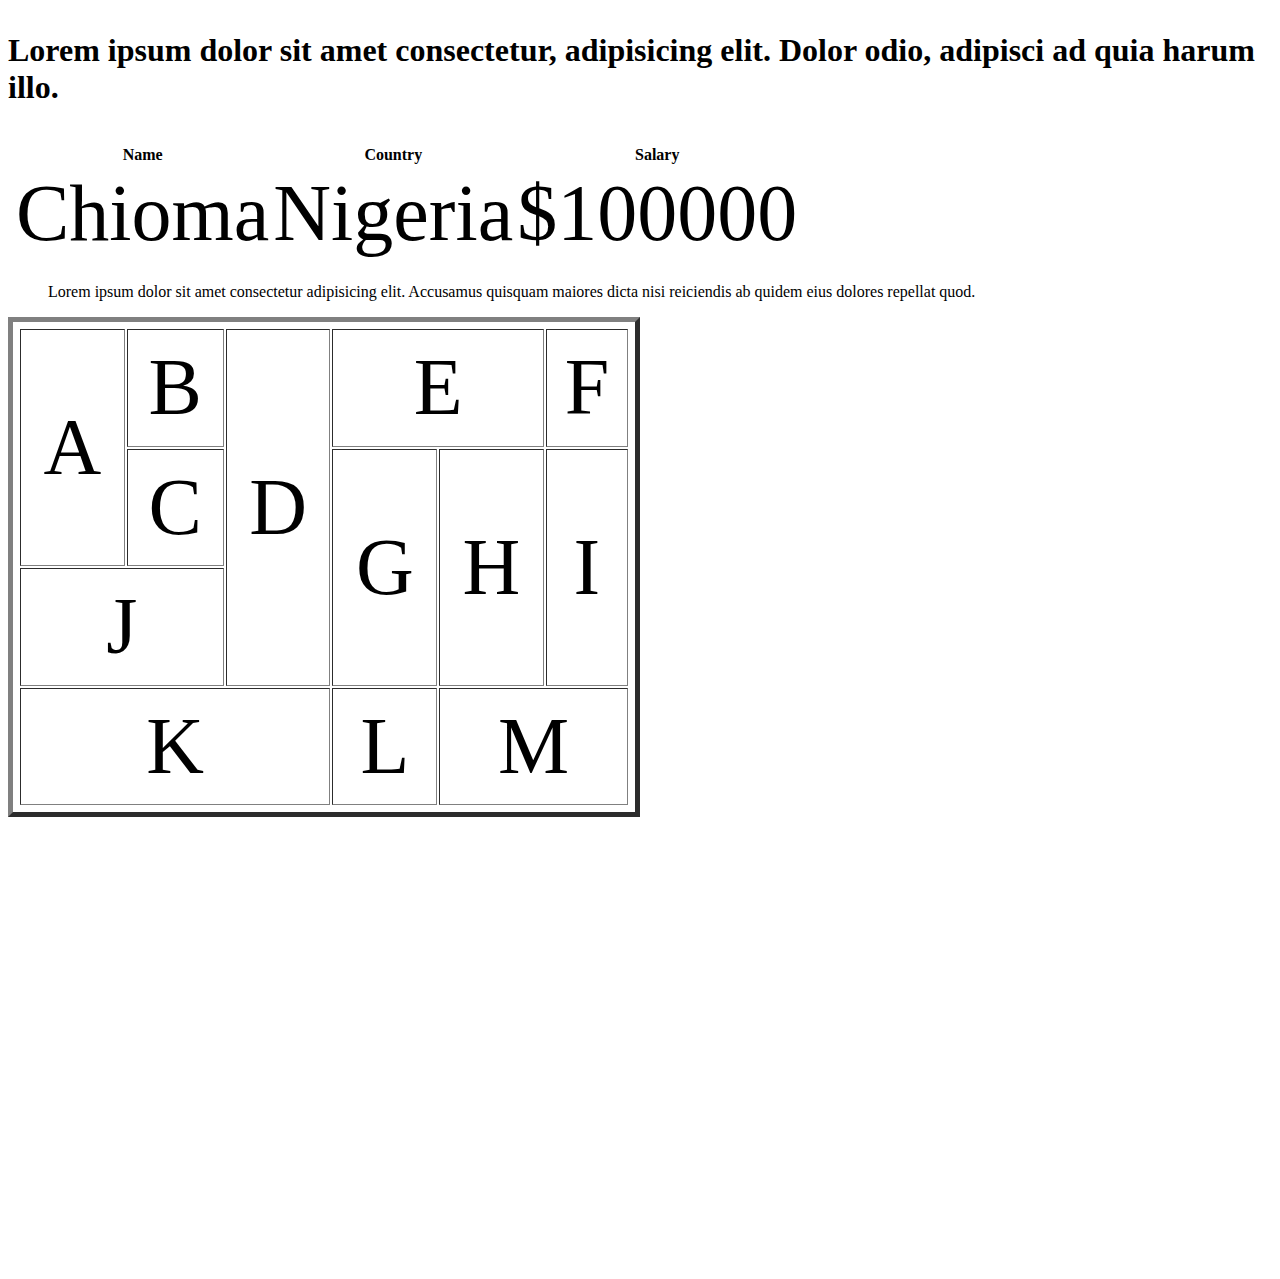
<file: index.html>
<!DOCTYPE html>
<html lang="en">
<head>
    <meta charset="UTF-8">
    <meta http-equiv="X-UA-Compatible" content="IE=edge">
    <meta name="viewport" content="width=device-width, initial-scale=1.0">
    <title>Oma's website</title>
</head>
<style>
    table tr td{
        text-align: center;
        font-size: 5rem;
    }
    table{
        padding: 5px;
    }
</style>
<body>
    <h1>
        <p class="par1">Lorem ipsum dolor sit amet consectetur, adipisicing elit. Dolor odio, adipisci ad quia harum illo.</p>
        <p></p>
    </h1>
    <h2></h2>
    <h3></h3>
    <h4></h4>
    <h5></h5>
    <h6></h6>
    <table>
        <tr>
            <th>Name</th>
            <th>Country</th>
            <th>Salary</th>
        </tr>
        <tr>
            <td>Chioma</td>
            <td>Nigeria</td>
            <td>$100000</td>
        </tr>
    </table>
    <blockquote>Lorem ipsum dolor sit amet consectetur adipisicing elit. Accusamus quisquam maiores dicta nisi reiciendis ab quidem eius dolores repellat quod.</blockquote>
    <table border="5px solid transparent" width="50%" height="500px">
        <tr>
           <td rowspan="2">A</td>
           <td>B</td>
           <td rowspan="3">D</td>
           <td colspan="2">E</td>
           <!-- <td></td> -->
           <td>F</td>
           
        </tr>
        <tr>
           <!-- <td></td> -->
           <td>C</td>
           <!-- <td></td> -->
           <td rowspan="2">G</td>
           <td rowspan="2">H</td>
           <td rowspan="2">I</td>
          
         
        </tr>
        <tr>
           <td colspan="2">J</td>
           <!-- <td></td> -->
           <!-- <td></td> -->
           <!-- <td></td> -->
           <!-- <td></td> -->
           <!-- <td></td> -->
          
        </tr>
        <tr>
           <td colspan="3">K</td>
           <!-- <td></td> -->
           <!-- <td></td> -->
           <td>L</td>
           <td colspan="2">M</td>
           <!-- <td></td> -->
          
        </tr>
        
    </table>
    <iframe src="https://www.google.com/maps/embed?pb=!1m26!1m12!1m3!1d7929.6345621096425!2d7.487420485198788!3d6.417518719015431!2m3!1f0!2f0!3f0!3m2!1i1024!2i768!4f13.1!4m11!3e6!4m3!3m2!1d6.4048454999999995!2d7.490041799999999!4m5!1s0x1044a164ddaabdd7%3A0x15205a092b91068c!2scidjap!3m2!1d6.4311288!2d7.4928826!5e0!3m2!1sen!2sng!4v1660301980289!5m2!1sen!2sng" width="600" height="450" style="border:0;" allowfullscreen="" loading="lazy" referrerpolicy="no-referrer-when-downgrade"></iframe>
    
</body>
</html>
</file>
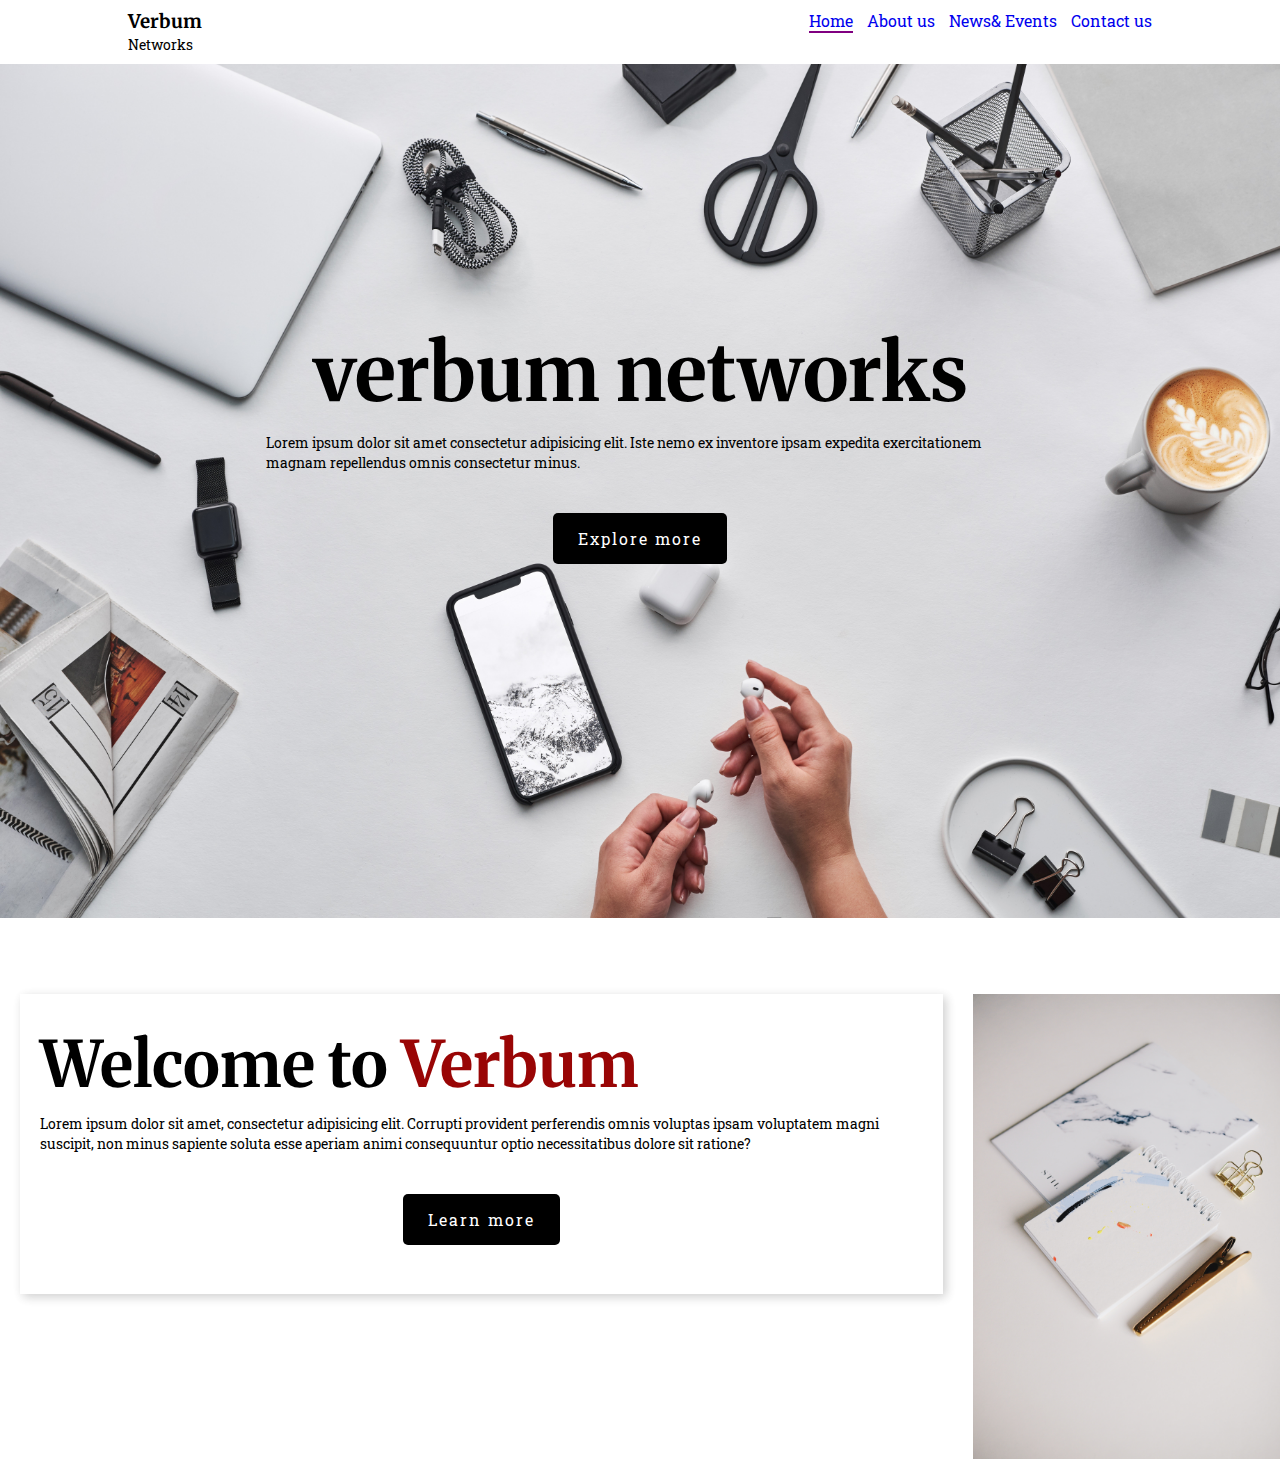
<file: second-assignment/index.html>
<!DOCTYPE html>
<html lang="en">
<head>
    <meta charset="UTF-8">
    <meta http-equiv="X-UA-Compatible" content="IE=edge">
    <meta name="viewport" content="width=device-width, initial-scale=1.0">
    <title>Document</title>
    <link rel="stylesheet" href="../css/style.css">
</head>
<body>
    <header>
        <div class="columns">
            <div class="logo"><h3>Verbum</h3>
                <span>Networks</span>
            </div>
            <nav>
                <a href="./index.html" class="active">Home</a>
                <a href="./about.html">About us</a>
                <a href="./news.html">News& Events</a>
                <a href="./contact.html">Contact us</a>
            </nav>
            <div class="nav-mobile">
                <label for="mycb">|||</label>
                <input type="checkbox" id="mycb">
                <nav>
                    <a href="./index.html" class="active">Home</a>
                    <a href="./about.html">About us</a>
                    <a href="./news.html">News& Events</a>
                    <a href="./contact.html">Contact us</a> 
                </nav>
            </div>
            
        </div>
    </header>
    <section class="intro">
        <div class="img-container">
            <img src="../images/computer.jpg" alt="">
        </div>
        <div class="mobile-pics">
            <img src="../images/mobi.jpg" alt="">
        </div>
        <div class="content">
            <h1>verbum  networks</h1>
            <p>Lorem ipsum dolor sit amet consectetur adipisicing elit. Iste nemo ex inventore ipsam expedita exercitationem magnam repellendus omnis consectetur minus.</p>
            <div>
                <a href="" class="btn">Explore more</a>
            </div> 
        </div>
    </section>
    <section class="welcome">
        <div class="welcome-text">
            <h1>Welcome to <span>Verbum</span></h1>
            <p>Lorem ipsum dolor sit amet, consectetur adipisicing elit. Corrupti provident perferendis omnis voluptas ipsam voluptatem magni suscipit, non minus sapiente soluta esse aperiam animi consequuntur optio necessitatibus dolore sit ratione?</p>
            <div>
                <a href="" class="btn">Learn more</a>
            </div>
            
        </div>
        <div>
            <img src="../images/verbum.jpg" alt="">
        </div>
    </section>
</body>
</html>
</file>
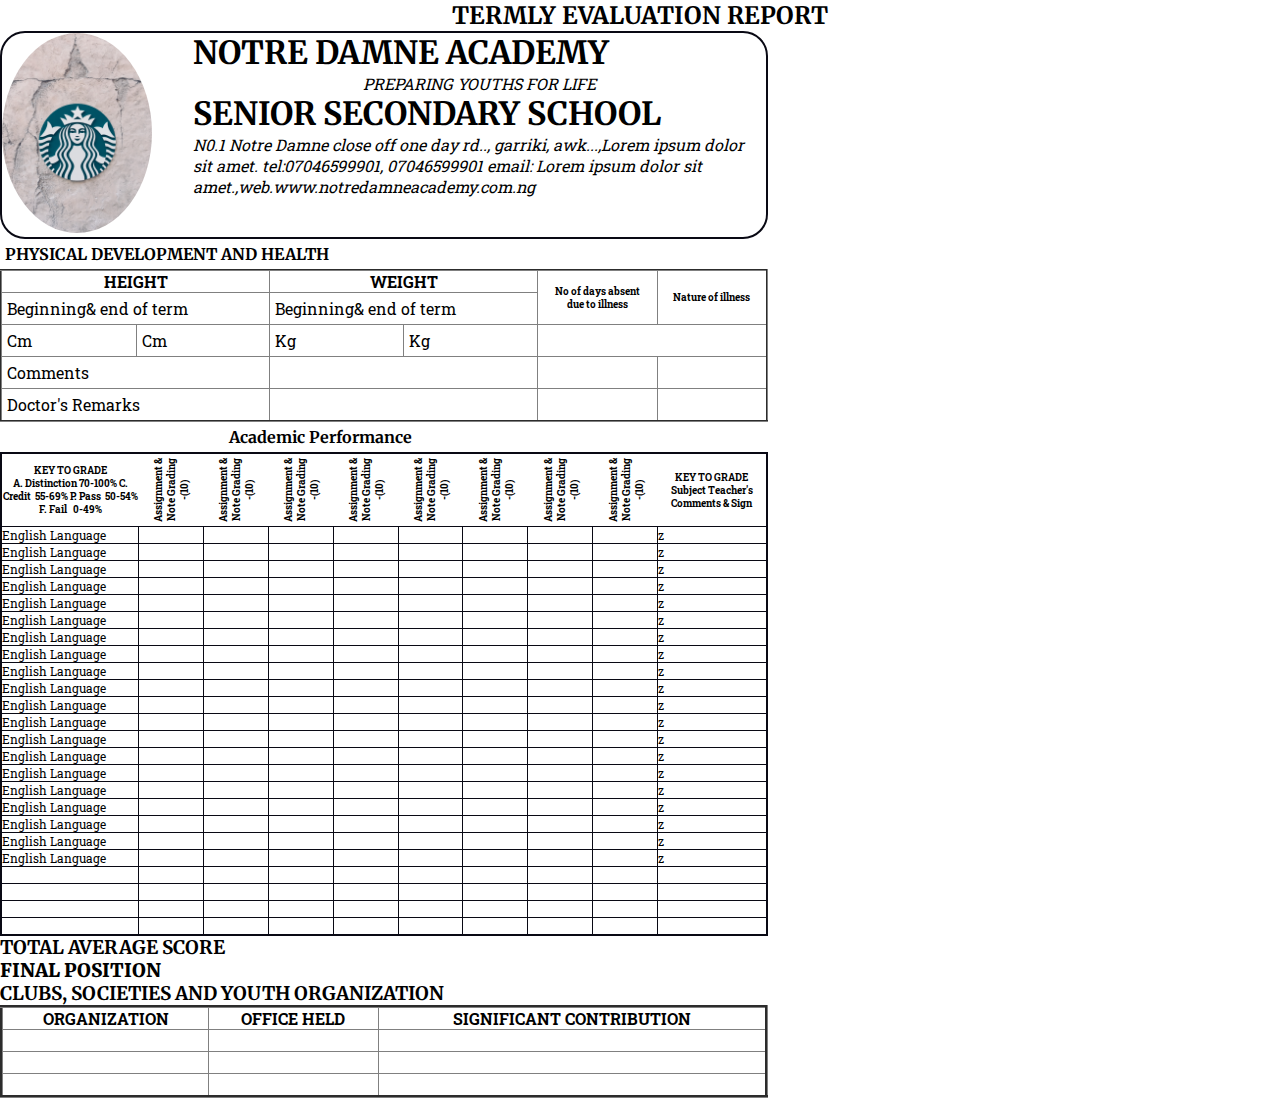
<file: third-assignment/index.html>
<!DOCTYPE html>
<html lang="en">
<head>
    <meta charset="UTF-8">
    <meta http-equiv="X-UA-Compatible" content="IE=edge">
    <meta name="viewport" content="width=device-width, initial-scale=1.0">
    <title>Table assignment</title>
    <link rel="stylesheet" href="./third-assignment.css">
</head>
<body>
    <h2 class="center">TERMLY EVALUATION REPORT</h2>
    <div class="notre">
        <div class="img-container">
            <img src="./img/logo.jpg" alt="">
        </div>
        <div class="text">
            <h1>NOTRE DAMNE ACADEMY</h1>
            <p class="center"> <i>PREPARING YOUTHS FOR LIFE</i></p>
            <h1>SENIOR SECONDARY SCHOOL</h1>
            <address>N0.1 Notre Damne close off one day rd..,
                garriki, awk...,Lorem ipsum dolor sit amet.
                tel:07046599901, 07046599901
                email: Lorem ipsum dolor sit amet.,web.www.notredamneacademy.com.ng
            </address>
        </div>
    </div>
    <h2 style="padding: 5px; font-size: 1rem;" >PHYSICAL DEVELOPMENT AND HEALTH</h2>
    <table class="table-1" border="2px" border-radius="5px" >
        <tr>
            <th colspan="2">HEIGHT</th>
            <th colspan="2">WEIGHT</th>
            <th rowspan="2" colspan="2" style="font-size: 10px;">No of days absent <br> due to illness</th>
            <th rowspan="2" colspan="2"  style="font-size: 10px;">Nature of illness</th>
        </tr>
        <tr>
            <td colspan="2">Beginning& end of term</td>
            <td colspan="2">Beginning& end of term</td>
        </tr>
        <tr>
            <td>Cm</td>
            <td>Cm</td>
            <td>Kg</td>
            <td>Kg</td>
            
        </tr>
        <tr>
            <td colspan="2">Comments</td>
            <td colspan="2"></td>
            <td colspan="2"></td>
            <td colspan="2"></td>
            
        </tr>
        <tr>
            <td colspan="2">Doctor's Remarks</td>
            <td colspan="2"></td>
            <td colspan="2"></td>
            <td colspan="2"></td>
            
        </tr>
    </table>
    <h2 class='center'style="padding: 5px; font-size: 1rem; width: 50%;" >Academic Performance</h2>
    <table class="table-2" >
        <thead>
            <th colspan="4" rowspan="4">KEY TO GRADE 
                <ul>
                    <ol>
                        A. Distinction 70-100% 
                        C. Credit &nbsp;55-69% 
                        P. Pass &nbsp;50-54% 
                        F. Fail &nbsp; 0-49% 
                    </ol>
                </ul>
                   
            </th>
            <th class="rotate">
                Assignment & <br>
                Note Grading -(10)
            </th>
            <th class="rotate">
                Assignment & <br>
                Note Grading -(10)
            </th>
            <th class="rotate">
                Assignment & <br>
                Note Grading -(10)
            </th>
            <th class="rotate">
                Assignment & <br>
                Note Grading -(10)
            </th>
            <th class="rotate">
                Assignment & <br>
                Note Grading -(10)
            </th>
            <th class="rotate">
                Assignment & <br>
                Note Grading -(10)
            </th>
            <th class="rotate">
                Assignment & <br>
                Note Grading -(10)
            </th>
            <th class="rotate">
                Assignment & <br>
                Note Grading -(10)
            </th>
            <th colspan="4" rowspan="4">KEY TO GRADE 
                Subject Teacher's Comments & Sign
            </th>
        </thead>
        <tr>
            <td colspan="4">English Language</td>
            <td></td>
            <td></td>
            <td></td>
            <td></td>
            <td></td>
            <td></td>
            <td></td>
            <td></td>
            <td colspan="4">z</td>
        </tr>
       
        <tr>
            <td colspan="4">English Language</td>
            <td></td>
            <td></td>
            <td></td>
            <td></td>
            <td></td>
            <td></td>
            <td></td>
            <td></td>
            <td colspan="4">z</td>
        </tr>
       
        <tr>
            <td colspan="4">English Language</td>
            <td></td>
            <td></td>
            <td></td>
            <td></td>
            <td></td>
            <td></td>
            <td></td>
            <td></td>
            <td colspan="4">z</td>
        </tr>
       
        <tr>
            <td colspan="4">English Language</td>
            <td></td>
            <td></td>
            <td></td>
            <td></td>
            <td></td>
            <td></td>
            <td></td>
            <td></td>
            <td colspan="4">z</td>
        </tr>
       
        <tr>
            <td colspan="4">English Language</td>
            <td></td>
            <td></td>
            <td></td>
            <td></td>
            <td></td>
            <td></td>
            <td></td>
            <td></td>
            <td colspan="4">z</td>
        </tr>
       
        <tr>
            <td colspan="4">English Language</td>
            <td></td>
            <td></td>
            <td></td>
            <td></td>
            <td></td>
            <td></td>
            <td></td>
            <td></td>
            <td colspan="4">z</td>
        </tr>
       
        <tr>
            <td colspan="4">English Language</td>
            <td></td>
            <td></td>
            <td></td>
            <td></td>
            <td></td>
            <td></td>
            <td></td>
            <td></td>
            <td colspan="4">z</td>
        </tr>
       
        <tr>
            <td colspan="4">English Language</td>
            <td></td>
            <td></td>
            <td></td>
            <td></td>
            <td></td>
            <td></td>
            <td></td>
            <td></td>
            <td colspan="4">z</td>
        </tr>
       
        <tr>
            <td colspan="4">English Language</td>
            <td></td>
            <td></td>
            <td></td>
            <td></td>
            <td></td>
            <td></td>
            <td></td>
            <td></td>
            <td colspan="4">z</td>
        </tr>
       
        <tr>
            <td colspan="4">English Language</td>
            <td></td>
            <td></td>
            <td></td>
            <td></td>
            <td></td>
            <td></td>
            <td></td>
            <td></td>
            <td colspan="4">z</td>
        </tr>
       
        <tr>
            <td colspan="4">English Language</td>
            <td></td>
            <td></td>
            <td></td>
            <td></td>
            <td></td>
            <td></td>
            <td></td>
            <td></td>
            <td colspan="4">z</td>
        </tr>
       
        <tr>
            <td colspan="4">English Language</td>
            <td></td>
            <td></td>
            <td></td>
            <td></td>
            <td></td>
            <td></td>
            <td></td>
            <td></td>
            <td colspan="4">z</td>
        </tr>
       
        <tr>
            <td colspan="4">English Language</td>
            <td></td>
            <td></td>
            <td></td>
            <td></td>
            <td></td>
            <td></td>
            <td></td>
            <td></td>
            <td colspan="4">z</td>
        </tr>
       
        <tr>
            <td colspan="4">English Language</td>
            <td></td>
            <td></td>
            <td></td>
            <td></td>
            <td></td>
            <td></td>
            <td></td>
            <td></td>
            <td colspan="4">z</td>
        </tr>
       
        <tr>
            <td colspan="4">English Language</td>
            <td></td>
            <td></td>
            <td></td>
            <td></td>
            <td></td>
            <td></td>
            <td></td>
            <td></td>
            <td colspan="4">z</td>
        </tr>
       
        <tr>
            <td colspan="4">English Language</td>
            <td></td>
            <td></td>
            <td></td>
            <td></td>
            <td></td>
            <td></td>
            <td></td>
            <td></td>
            <td colspan="4">z</td>
        </tr>
       
        <tr>
            <td colspan="4">English Language</td>
            <td></td>
            <td></td>
            <td></td>
            <td></td>
            <td></td>
            <td></td>
            <td></td>
            <td></td>
            <td colspan="4">z</td>
        </tr>
       
        <tr>
            <td colspan="4">English Language</td>
            <td></td>
            <td></td>
            <td></td>
            <td></td>
            <td></td>
            <td></td>
            <td></td>
            <td></td>
            <td colspan="4">z</td>
        </tr>
       
        <tr>
            <td colspan="4">English Language</td>
            <td></td>
            <td></td>
            <td></td>
            <td></td>
            <td></td>
            <td></td>
            <td></td>
            <td></td>
            <td colspan="4">z</td>
        </tr>
       
        <tr>
            <td colspan="4">English Language</td>
            <td></td>
            <td></td>
            <td></td>
            <td></td>
            <td></td>
            <td></td>
            <td></td>
            <td></td>
            <td colspan="4">z</td>
        </tr>
        <tr>
            <td colspan="4">&nbsp;</td>
            <td></td>
            <td></td>
            <td></td>
            <td></td>
            <td></td>
            <td></td>
            <td></td>
            <td></td>
            <td colspan="4"></td>
        </tr>
        <tr>
            <td colspan="4">&nbsp;</td>
            <td></td>
            <td></td>
            <td></td>
            <td></td>
            <td></td>
            <td></td>
            <td></td>
            <td></td>
            <td colspan="4"></td>
        </tr>
        <tr>
            <td colspan="4">&nbsp;</td>
            <td></td>
            <td></td>
            <td></td>
            <td></td>
            <td></td>
            <td></td>
            <td></td>
            <td></td>
            <td colspan="4"></td>
        </tr>
        <tr>
            <td colspan="4">&nbsp;</td>
            <td></td>
            <td></td>
            <td></td>
            <td></td>
            <td></td>
            <td></td>
            <td></td>
            <td></td>
            <td colspan="4"></td>
        </tr>
       
        
    </table>
    <h3>TOTAL AVERAGE SCORE</h3>
    <h3>
        <b>FINAL POSITION</b>
    </h3>
    <h3>CLUBS, SOCIETIES AND YOUTH ORGANIZATION</h3>
    <table class="table-3" border="3">
        <thead>
            <th>ORGANIZATION</th>
            <th>OFFICE HELD</th>
            <th>SIGNIFICANT CONTRIBUTION</th>
        </thead>
        <tr>
            <td>&nbsp;</td>
            <td>&nbsp;</td>
            <td>&nbsp;</td>
        </tr>
        <tr>
            <td>&nbsp;</td>
            <td>&nbsp;</td>
            <td>&nbsp;</td>
        </tr>
        <tr>
            <td>&nbsp;</td>
            <td>&nbsp;</td>
            <td>&nbsp;</td>
        </tr>
    </table>
    
</body>
</html>
</file>
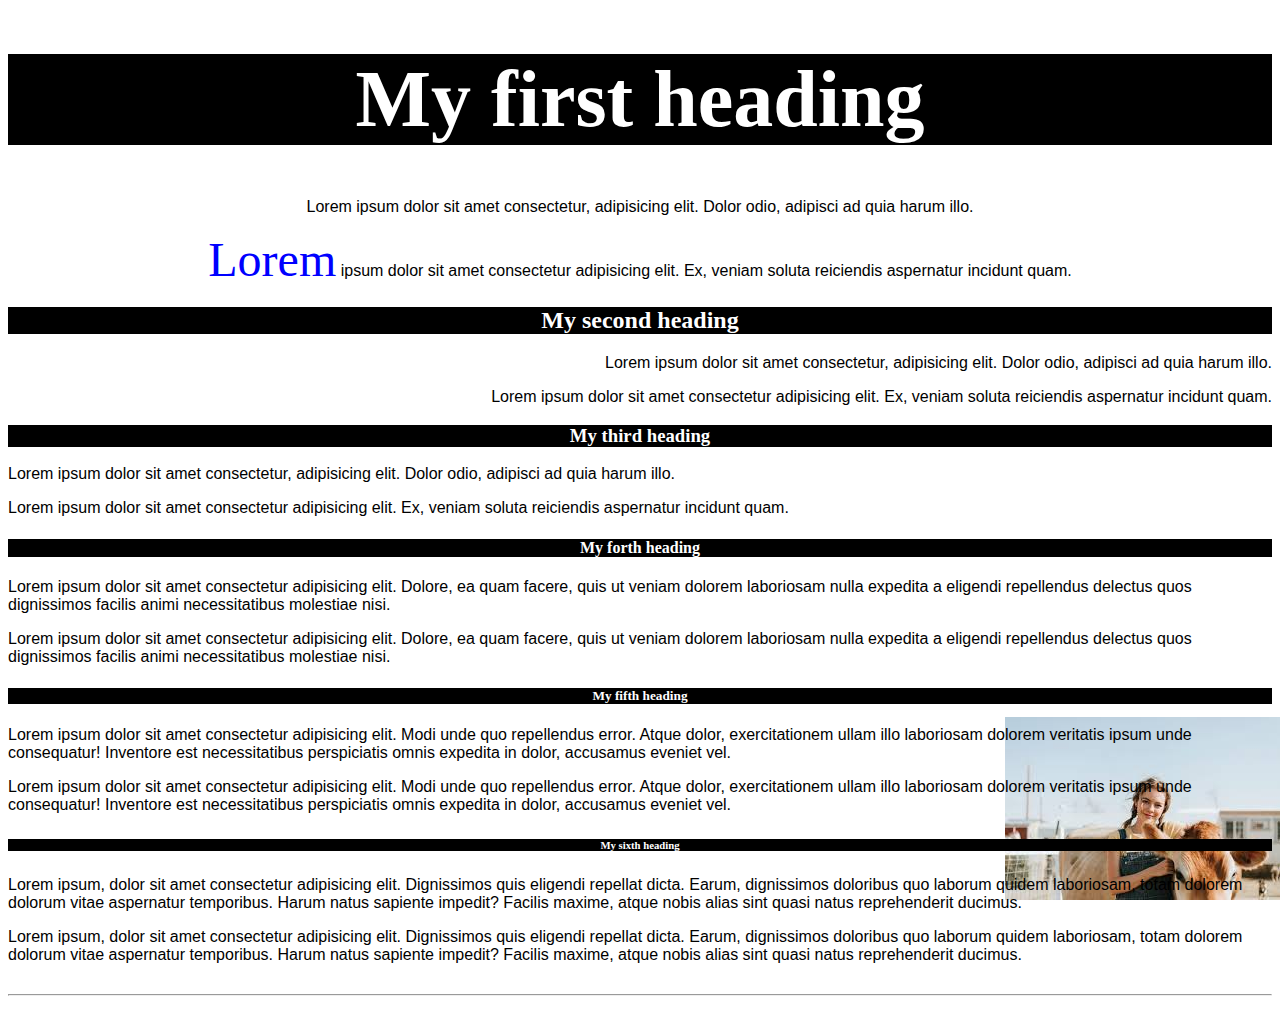
<file: first-assignment/first-assignment.html>
<!DOCTYPE html>
<html lang="en">
<head>
    <meta charset="UTF-8">
    <meta http-equiv="X-UA-Compatible" content="IE=edge">
    <meta name="viewport" content="width=device-width, initial-scale=1.0">
    <title>Oma's website</title>
    <style>
        body{
            background-image: url('../images/cow.jpg');
            background-repeat: no-repeat;
            background-position: bottom right;
            /* background-position: center; */
            background-attachment: fixed;
            font-family: -apple-system, BlinkMacSystemFont, 'Segoe UI', Roboto, Oxygen, Ubuntu, Cantarell, 'Open Sans', 'Helvetica Neue', sans-serif;
        }
        .heading{
            font-family:cursive  ;
            background-color: black;
            text-align: center;
            color: #fff;
        }
        #heading1{
            font-size: 5rem;
        }
        .para1{
            text-align: center;
        }
        .para1 span{
            font-size: 3rem;
            font-family: cursive;
            color: blue;
        }
        .para2{
            text-align: end;
        }
        footer{
            background-color: #555;
            margin: 30px 0;
        }

    </style>
</head>
<body>
    <h1></h1>
    <h1 class="heading" id="heading1">My first heading</h1>
        <p class="para1">Lorem ipsum dolor sit amet consectetur, adipisicing elit. Dolor odio, adipisci ad quia harum illo.</p>
        <p class="para1"><span>Lorem</span>  ipsum dolor sit amet consectetur adipisicing elit. Ex, veniam soluta reiciendis aspernatur incidunt quam.</p>
    
    <h2 class="heading">My second heading </h2>
        <p class="para2">Lorem ipsum dolor sit amet consectetur, adipisicing elit. Dolor odio, adipisci ad quia harum illo.</p>
        <p class="para2">Lorem ipsum dolor sit amet consectetur adipisicing elit. Ex, veniam soluta reiciendis aspernatur incidunt quam.</p> 
   
    <h3 class="heading">My third heading </h3>
        <p class="para3">Lorem ipsum dolor sit amet consectetur, adipisicing elit. Dolor odio, adipisci ad quia harum illo.</p>
        <p class="para3">Lorem ipsum dolor sit amet consectetur adipisicing elit. Ex, veniam soluta reiciendis aspernatur incidunt quam.</p>  
   
    <h4 class="heading">My forth heading</h4>
    <p class="para4">Lorem ipsum dolor sit amet consectetur adipisicing elit. Dolore, ea quam facere, quis ut veniam dolorem laboriosam nulla expedita a eligendi repellendus delectus quos dignissimos facilis animi necessitatibus molestiae nisi.</p>
    <p class="para4">Lorem ipsum dolor sit amet consectetur adipisicing elit. Dolore, ea quam facere, quis ut veniam dolorem laboriosam nulla expedita a eligendi repellendus delectus quos dignissimos facilis animi necessitatibus molestiae nisi.</p>
    <h5 class="heading">My fifth heading</h5>
    <p>Lorem ipsum dolor sit amet consectetur adipisicing elit. Modi unde quo repellendus error. Atque dolor, exercitationem ullam illo laboriosam dolorem veritatis ipsum unde consequatur! Inventore est necessitatibus perspiciatis omnis expedita in dolor, accusamus eveniet vel.</p>
    <p>Lorem ipsum dolor sit amet consectetur adipisicing elit. Modi unde quo repellendus error. Atque dolor, exercitationem ullam illo laboriosam dolorem veritatis ipsum unde consequatur! Inventore est necessitatibus perspiciatis omnis expedita in dolor, accusamus eveniet vel.</p>
    <h6 class="heading">My sixth heading</h6>
    <p class="para6">Lorem ipsum, dolor sit amet consectetur adipisicing elit. Dignissimos quis eligendi repellat dicta. Earum, dignissimos doloribus quo laborum quidem laboriosam, totam dolorem dolorum vitae aspernatur temporibus. Harum natus sapiente impedit? Facilis maxime, atque nobis alias sint quasi natus reprehenderit ducimus.</p>    
    <p class="para6">Lorem ipsum, dolor sit amet consectetur adipisicing elit. Dignissimos quis eligendi repellat dicta. Earum, dignissimos doloribus quo laborum quidem laboriosam, totam dolorem dolorum vitae aspernatur temporibus. Harum natus sapiente impedit? Facilis maxime, atque nobis alias sint quasi natus reprehenderit ducimus.</p>    
</body>
<footer>
    <hr>

</footer>
</html>
</file>
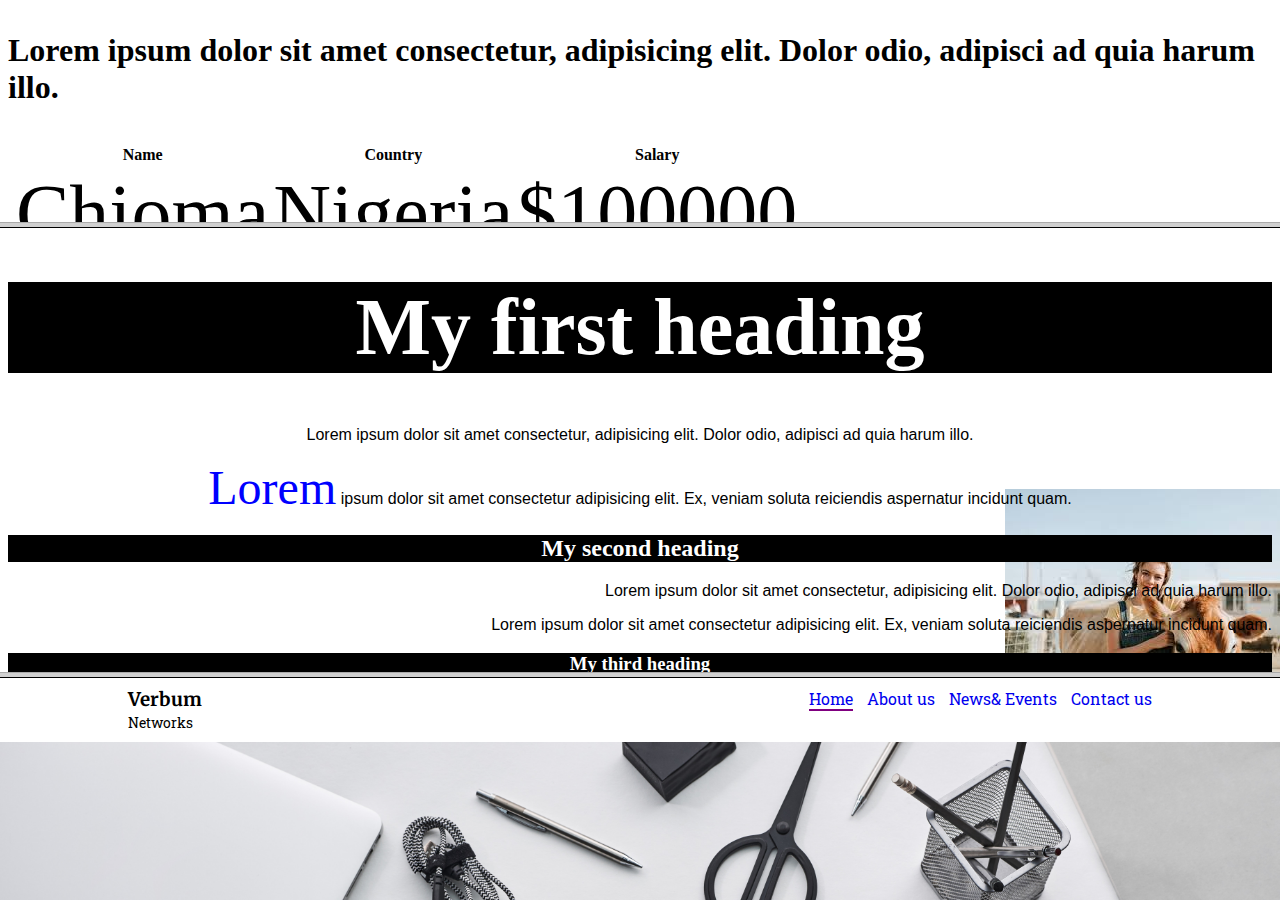
<file: frameset/frame.html>
<!DOCTYPE html>
<html lang="en">
  <head>
    <meta charset="UTF-8" />
    <meta http-equiv="X-UA-Compatible" content="IE=edge" />
    <meta name="viewport" content="width=device-width, initial-scale=1.0" />
    <title>Document</title>
  </head>
  <frameset rows="25%, 50%, 25%">
    <frame src="../index.html"> </frame>
    <frame src="../first-assignment/first-assignment.html"> </frame>
    <frame src="../second-assignment/index.html"> </frame>
    <noframes>
      <body>
        Noframes
      </body>
    </noframes>
  </frameset>
</html>
</file>
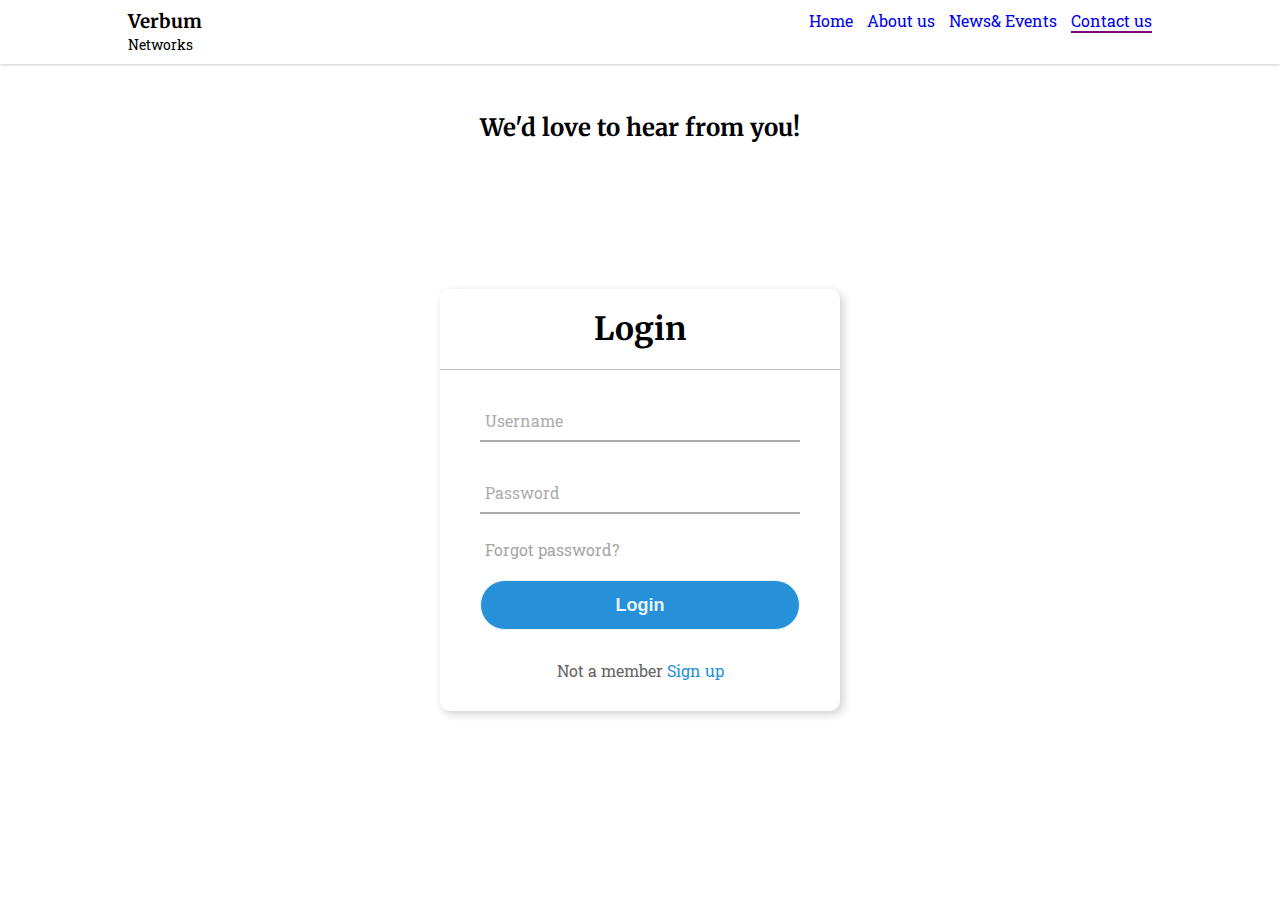
<file: second-assignment/contact.html>
<!DOCTYPE html>
<html lang="en">
<head>
    <meta charset="UTF-8">
    <meta http-equiv="X-UA-Compatible" content="IE=edge">
    <meta name="viewport" content="width=device-width, initial-scale=1.0">
    <title>Document</title>
    <link rel="stylesheet" href="../css/contact.css">
    <link rel="stylesheet" href="../css/style.css">
</head>
<body>
    <header>
        <div class="columns">
            <div class="logo"><h3>Verbum</h3>
                <span>Networks</span>
            </div>
            <nav>
                <a href="./index.html" >Home</a>
                <a href="./about.html">About us</a>
                <a href="./news.html">News& Events</a>
                <a href="./contact.html" class="active">Contact us</a>
            </nav> 
        </div>
    </header>
    <div class="intro">
        <h2 class="intro-content">We'd love to hear from you!</h2>
    </div>
    <div class="center">
        <h1>Login</h1>
        <form method="post">
            <div class="txt-field">
                <input type="text" required>
                <span></span>
                <label >Username</label>
            </div>
            <div class="txt-field">
                <input type="password" required>
                <span></span>
                <label >Password</label>
            </div>
            <div class="pass">Forgot password?</div>
            <input type="submit" value="Login">
            <div class="signup-link">Not a member
                <a href="#">Sign up</a>
            </div>
        </form>
    </div>
</body>
</html>
</file>
<file: css/style.css>
@import url('https://fonts.googleapis.com/css2?family=Merriweather&family=Roboto+Slab:wght@400;500;600;700&family=Roboto:wght@400;700&display=swap');
*{
    padding: 0;
    margin: 0;
    box-sizing: border-box;
}
body{
    font-family: 'Roboto Slab', sans-serif;
    font-size: 16px;
}
img{
    max-width: 100%;
}
h1,h2,h3{
    font-family:'Merriweather', sans-serif ;
}
p{
    font-size: .9rem;
    line-height: 20px;
}
a.btn,button{
    background-color: #000;
    color: #fff;
    letter-spacing: 2px;
    text-decoration: none;
    padding: 15px 25px;
    display: inline-block;
    margin-top: 20px;
    border-radius: 5px;
}
header{
    background-color: #fff;
    box-shadow: 0 1px 3px rgba(0, 0, 0, 0.08), 0 1px 2px rgba(0, 0, 0, 0.12);
    padding: 10px 0;
}
header a {
    text-decoration: none;
}
header .columns{
    display: grid;
    grid-template-columns: 1fr 1fr;
    max-width: 80%;
    margin: auto;
}
.logo h3{
    margin-bottom: 0;
}
.logo span{
    font-size: 14px;
    margin: 0;
   text-align: center;
}
header .columns nav{
  text-align: right;

}
header .columns nav a{
    margin-left: 10px;
    transition: all .5s;
}
header .columns nav a.active{
    border-bottom: 2px solid purple;
}
header .columns nav a:hover{
   color: #555;
}
header .columns .nav-mobile label{
    padding: 10px;
    transform: rotate(90deg);
    cursor: pointer;
    position: absolute;
    top: 10px;
    right: 10px;
}
header .columns .nav-mobile{
    display: none;

}
header .columns .nav-mobile input[type='checkbox']{
    display: none;
}
header .columns .nav-mobile input[type='checkbox'] ~ nav{
    display:none;
}
header .columns .nav-mobile input[type='checkbox']:checked ~ nav{
    display: block;
}


@media (max-width:768px) {
    header .columns nav a{
        display: none;
    }
    header .columns .nav-mobile  {
        display: block;
    }
    header .columns .nav-mobile input[type='checkbox'] ~ nav a{
        display:none;
    }
    header .columns .nav-mobile input[type='checkbox']:checked ~ nav{
        box-shadow: 3px 3px 10px rgba(0, 0, 0, 0.08), 3px 3px 10px rgba(0, 0, 0, 0.12);
        width:100% ;
        margin: 20px 0;
    
    }
    header .columns .nav-mobile input[type='checkbox']:checked ~ nav a{
        display: block;
        padding: 20px 0;
        text-align: center;
    }
    /* header .columns nav a.active{
        border-bottom:none
    } */
   
    
}




div.intro{
    display: flex;
    justify-content: center;
    align-content: center;
}
.intro-content{
    padding-top: 3rem;
}
/* Home Page styles */
.intro {
  
}

.intro .content{
    position: relative;
    max-width: 60%;
    margin: auto;
    top:-600px;
   
}
.mobile-pics{
    display: none;
}
.intro .content h1{
    text-align: center;
    font-size: 5rem;

}
.intro .content p{
padding: 10px 10px 20px;
line-height: 20px;
font-size: .9rem;
  
}
.intro .content div{
    text-align: center;
}
@media (max-width:768px) {
   
    .intro .content{
        top:-500px;
        max-width: 90%;
        margin: auto;
       
    }
    .intro .content h1{
        font-size: 2rem;
    }
    .intro .content p{
        font-size: .8rem;
        color: #111;
        padding: 20px 0;
        line-height: 20px;
  
    }
    .mobile-pics{
        display: block;
    }
    .img-container{
        display: none;
    }
}
section.welcome{
    margin-top: -170px;
    display: grid;
    grid-template-columns: 3fr 1fr;
    gap: 50px;
}
.welcome .welcome-text{
    box-shadow: 3px 3px 10px rgba(0, 0, 0, 0.08), 3px 3px 10px rgba(0, 0, 0, 0.12);
    width: 100%;
    height:300px;
    padding: 30px 20px;
    margin-left: 20px;

}
.welcome .welcome-text h1{
    font-size: 4rem;
    margin-bottom: 10px;
}
.welcome .welcome-text h1 span{
    color: rgb(153, 5, 5);

}
.welcome .welcome-text p{
    margin-bottom: 20px;
    
}
.welcome .welcome-text div{
    text-align: center;
}
@media (max-width:768px) {
    .welcome .welcome-text{
        max-width: 90%;
        margin: auto;
    }

}
</file>
<file: third-assignment/third-assignment.css>
@import url('https://fonts.googleapis.com/css2?family=Merriweather&family=Roboto+Slab:wght@400;500;600;700&family=Roboto:wght@400;700&display=swap');
*{
    padding: 0;
    margin: 0;
    box-sizing: border-box;
}
body{
    font-family: 'Roboto Slab', sans-serif;
}
h1,h2,h3{
    font-family: 'Merriweather', sans-serif;
}
img{
    max-width: 100%;
    border-radius: 50%;
    width: 150px;
  

}
.center{
    text-align: center;
}
.notre{
    border: 2px solid rgb(9, 9, 20);
    width: 60%;
    display: grid;
    grid-template-columns: .5fr 1.5fr;
    padding: 0;
    border-radius: 25px;
    

}
.table-1{
    border-collapse: collapse;
    padding: 5px;
    border-radius: 25px;
    width: 60%;
}
.table-1 td{
    padding: 5px;
    border: 2px solid  3px solid rgb(9, 9, 20) ;
}
.table-2{
    border: 2px solid rgb(9, 9, 20)  ;
    width: 60%;
    border-collapse: collapse;
}
.table-2 thead th{
    font-size: 10px;
    padding: 10px 0;
}
.table-2 th span{
    font-size: 10px;
}
.table-2 tr td{
    border: 1px solid rgb(9, 9, 20)  ;
    font-size: 12px;
}
.table-2 .rotate{
    transform: rotate(270deg);
   

}
.table-3{
    width: 60%;
    border-radius: 10px;
    border-collapse:collapse;
}
</file>
<file: css/contact.css>
body {
  margin: 0;
  padding: 0;
  font-family: cursive;
  height: 100vh;
  overflow: hidden;
}
.center {
  position: absolute;
  left: 50%;
  top: 50%;
  transform: translate(-50%, -50%);
  width: 400px;
  box-shadow: 3px 3px 10px rgba(0, 0, 0, 0.08), 3px 3px 10px rgba(0, 0, 0, 0.12);
  background-color: white;
  border-radius: 10px;
  margin-top: 50px;
}
.center h1 {
  text-align: center;
  padding: 20px 0;
  margin-bottom: 30px;
  border-bottom: 1px solid silver;
}
.center form {
  padding: 0 40px;
  box-sizing: border-box;
}
form .txt-field {
  position: relative;
  border-bottom: 2px solid #adadad;
  margin: 30px 0;
}
.txt-field input {
  width: 100%;
  padding: 0 5px;
  height: 40px;
  font-size: 16px;
  border: none;
  background: none;
  outline: none;
}
.txt-field label {
  position: absolute;
  top: 50%;
  left: 5px;
  color: #adadad;
  transform: translateY(-50%);
  font-size: 16px;
  pointer-events: none;
}
.txt-field span::before {
  content: "";
  position: absolute;
  top: 40px;
  left: 0;
  width: 0%;
  height: 2px;
  background-color: #2691d9;
  transition: 0.5s;
}

.txt-field input:focus ~ label,
.txt-field input:valid ~ label {
  top: -5px;
  color: #2691d9;
  transition: 1s;
}
.txt-field input:focus ~ span::before,
.txt-field input:valid ~ span::before {
  width: 100%;
}
.pass {
  margin: -5px 0 20px 5px;
  color: #a6a6a6;
  cursor: pointer;
}
.pass:hover {
  text-decoration: underline;
}
input[type="submit"] {
  width: 100%;
  height: 50px;
  border: 1px solid;
  background: #2691d9;
  border-radius: 25px;
  font-size: 18px;
  color: #e9f4fb;
  font-weight: 700;
  cursor: pointer;
  outline: none;
}
input[type="submit"]:hover {
  border-color: #2691d9;
  transition: 0.5s;
}
.signup-link {
  margin: 30px 0;
  text-align: center;
  font-size: 16px;
  color: #666666;
}
.signup-link a {
  color: #2691d9;
  text-decoration: none;
}
.signup-link a:hover {
  text-decoration: underline;
}
</file>
